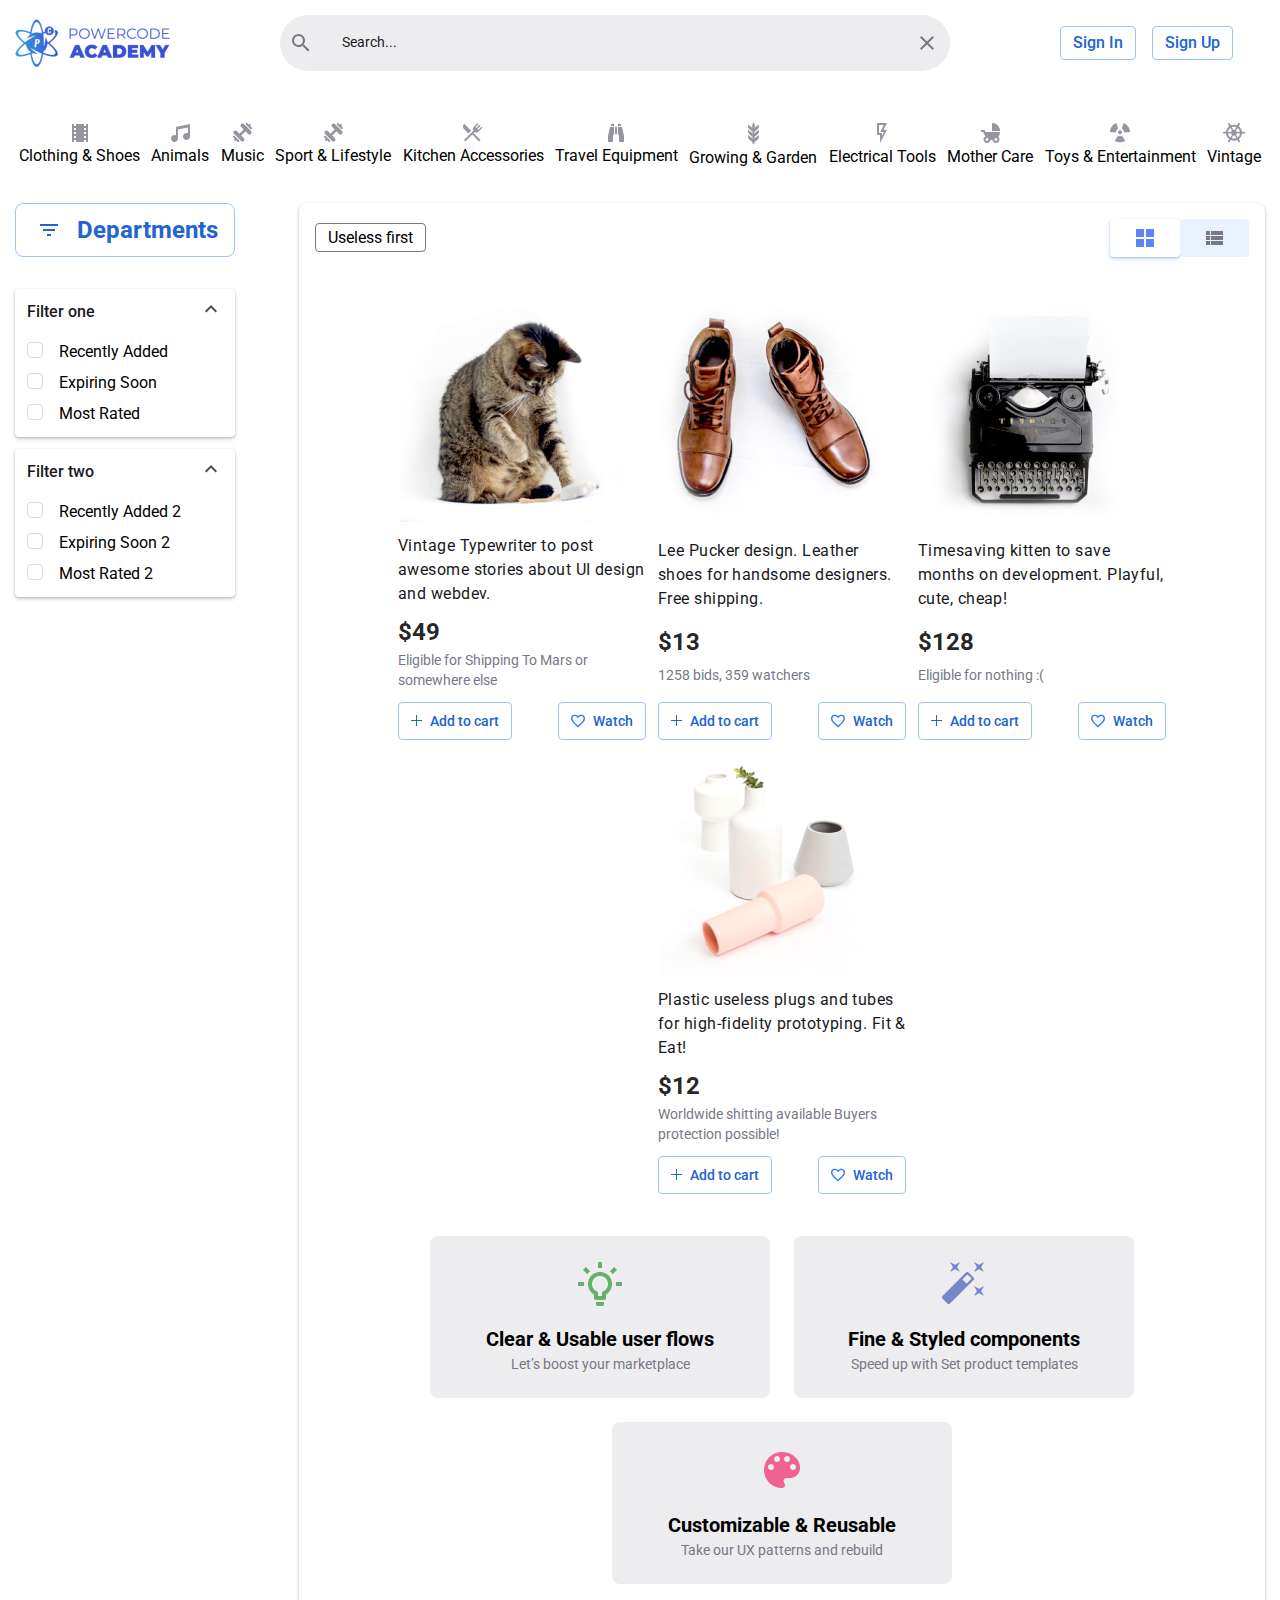
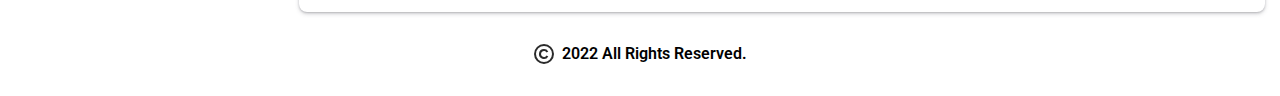
<file: index.html>
<!DOCTYPE html>
<html lang="en">

<head>
  <meta charset="UTF-8">
  <meta name="viewport" content="width=device-width, initial-scale=1.0">
  <title>Online shop</title>
  <link rel="stylesheet" href="src/styles/home.css">
  <link rel="stylesheet" href="src/styles/card.css">
  <link rel="stylesheet" href="src/styles/reset.css">
  <link rel="stylesheet" href="src/styles/cart.css">
  <link rel="stylesheet" href="src/styles/card.css">
  <link rel="stylesheet" href="src/styles/auth.css">
  <link rel="stylesheet" href="src/styles/dialog.css">
  <link rel="stylesheet" href="src/styles/preview.css">
  <link rel="stylesheet" href="src/styles/burger-menu.css">
  <link rel="stylesheet" href="src/styles/index.css">
</head>

<body>
  <header class="header">
    <div class="header-wrap container">
      <img src="src/assets/img/logo.png" alt="site logotype">
      <div class="header-search">
        <img src="src/assets/icons/search.svg" alt="search icon" class="header-search__icon">
        <input type="text" placeholder="Search..." class="header-search__input" value=""
          onchange="handleSearchType(event)">
        <button class="header-search__clear-btn" onclick="handleClearSearchInput()">
          <img src="src/assets/icons/close.svg" alt="close icon">
        </button>
      </div>
      <div class="header-actions">
        <div class="header-actions__wrap">
          <button class="header-actions__auth-btn" id="open-sign-in-dialog">Sign In</button>
          <button class="header-actions__auth-btn" id="open-sign-up-dialog">Sign Up</button>
          <img src="./src/assets/img/user-avatar.png" alt="user avatar" id="user-avatar"
            class="header-actions__user-avatar">
        </div>
        <button class="header-actions__link" id="open-cart-dialog">
          <span id="cart-counter" class="cart-counter"></span>
          Cart
        </button>
        <button class="header-actions__auth-btn header-actions__logout-button" id="logout-button"
          onclick="handleLogout()">Logout</button>
      </div>
    </div>

    <div class="burger-menu">
      <img src="src/assets/img/logo.png" alt="site logotype">
      <input id="burger-menu__toggle" type="checkbox" class="burger-menu__toggle">
      <label for="burger-menu__toggle" class="burger-menu__btn">
        <span></span>
      </label>

      <ul class="burger-menu__box">
        <li>
          <div class="header-search">
            <img src="src/assets/icons/search.svg" alt="search icon" class="header-search__icon">
            <input type="text" placeholder="Search..." class="header-search__input" onchange="handleSearchType(event)">
            <button class="header-search__clear-btn" onclick="handleClearSearchInput()">
              <img src="src/assets/icons/close.svg" alt="close icon">
            </button>
          </div>
        </li>
        <li>
          <button class="header-actions__auth-btn">Sign In</button>
        </li>
        <li>
          <button class="header-actions__auth-btn">Sign Up</button>
        </li>
        <li>
          <a href="cart.html" target="_blank" class="header-actions__link">
            <span class="cart-counter">5</span>
            Cart
          </a>
        </li>
      </ul>
    </div>
  </header>

  <div class="container">
    <div class="filters-wrap">
      <ul id="filter-list" class="filter-list"> </ul>
    </div>
  </div>

  <div class="home-content container">
    <aside class="filter-aside">
      <h3 class="filter-aside__head">
        <img src="src/assets/icons/filter-variant.svg" alt="filter variant" class="icon">
        Departments
      </h3>
      <div class="filter-aside__dropdown firstFilterDropdown">
        <h3 class="dropdown-title">
          Filter one
          <button onclick="handleFilterClick('firstFilterDropdown')">
            <img src="src/assets/icons/chevron.svg" alt="chevron" class="icon">
          </button>
        </h3>
        <ul class="dropdown-list">
          <li class="dropdown-list__item">
            <input type="checkbox" class="dropdown-checkbox" onclick="handleFilterCheckbox('Recently Added')">
            <p>
              Recently Added
            </p>
          </li>
          <li class="dropdown-list__item">
            <input type="checkbox" class="dropdown-checkbox" onclick="handleFilterCheckbox('Expiring Soon')">
            <p>
              Expiring Soon
            </p>
          </li>
          <li class="dropdown-list__item">
            <input type="checkbox" class="dropdown-checkbox" onclick="handleFilterCheckbox('Most Rated')">
            <p>
              Most Rated
            </p>
          </li>
        </ul>
      </div>
      <div class="filter-aside__dropdown secondFilterDropdown">
        <h3 class="dropdown-title">
          Filter two
          <button onclick="handleFilterClick('secondFilterDropdown')">
            <img src="src/assets/icons/chevron.svg" alt="chevron" class="icon">
          </button>
        </h3>
        <ul class="dropdown-list">
          <li class="dropdown-list__item">
            <input type="checkbox" class="dropdown-checkbox" onclick="handleFilterCheckbox('Recently Added 2')">
            <p>
              Recently Added 2
            </p>
          </li>
          <li class="dropdown-list__item">
            <input type="checkbox" class="dropdown-checkbox" onclick="handleFilterCheckbox('Expiring Soon 2')">
            <p>
              Expiring Soon 2
            </p>
          </li>
          <li class="dropdown-list__item">
            <input type="checkbox" class="dropdown-checkbox" onclick="handleFilterCheckbox('Most Rated 2')">
            <p>
              Most Rated 2
            </p>
          </li>
        </ul>
      </div>
    </aside>
    <main class="main">
      <div class="main-sort">
        <select name="sort" class="main-sort__select" onchange="handleSortChange(event)">
          <option value="uselessFirst" selected>Useless first</option>
          <option value="uselessLast">Useless last</option>
          <option value="date">By date</option>
        </select>
        <div class="main-sort__control">
          <button class="main-sort__btn main-sort__btn--active cardViewLayoutBtn"
            onclick="handleChangeLayoutView('card', event)">
            <img src="src/assets/icons/view-grid.svg" alt="grid view">
          </button>
          <button class="main-sort__btn listViewLayoutBtn" onclick="handleChangeLayoutView('list', event)">
            <img src="src/assets/icons/view-list.svg" alt="list view">
          </button>
        </div>
      </div>

      <ul id="main-shop-list" class="main-list"></ul>

      <ul class="main-features">
        <li class="main-features__item">
          <img src="src/assets/img/lightbulb-on-outline.png" alt="clear & usable user flows">
          <h3 class="item-title">Clear & Usable user flows</h3>
          <p class="item-description">Let’s boost your marketplace</p>
        </li>
        <li class="main-features__item">
          <img src="src/assets/img/auto-fix.png" alt="fine & styled components">
          <h3 class="item-title">Fine & Styled components</h3>
          <p class="item-description">Speed up with Set product templates</p>
        </li>
        <li class="main-features__item">
          <img src="src/assets/img/palette.png" alt="customizable & reusable">
          <h3 class="item-title">Customizable & Reusable</h3>
          <p class="item-description">Take our UX patterns and rebuild</p>
        </li>
      </ul>
    </main>
  </div>

  <footer class="footer">
    <img src="src/assets/icons/all-rights-icon.svg" alt="all rights reserved">&nbsp;
    2022 All Rights Reserved.
  </footer>

  <div class="dialog" id="sign-in-dialog">
    <div class="auth dialog-content">
      <div class="dialog-head">
        <h4 class="dialog-head__title">Sign In</h4>
        <button id="close-sign-in-dialog" class="dialog-head__close-btn">
          <img src="src/assets/icons/close-modal.svg" alt="close modal" />
        </button>
        <hr class="dialog-head__line">
      </div>

      <p class="auth-description">
        Bring Change with your Code. Contribute to the open-source community.
      </p>

      <a href="sign-up.html" target="_blank" class="auth-btn">
        Sign up
      </a>

      <div class="auth-asterisk">Or</div>

      <form class="auth-form" onsubmit="handleSignInSubmit(event)">
        <input type="email" placeholder="Email" required="true" class="auth-form__input signInFormEmail" value="">
        <input type="password" placeholder="Password" required="true" class="auth-form__input signInFormPassword"
          value="">
        <button type="submit" id="submit-sign-in" class="auth-btn auth-btn--secondary"
          onsubmit="handleSignInSubmit(event)">
          Sign in
        </button>
      </form>
    </div>
  </div>

  <div class="dialog" id="sign-up-dialog">
    <div class="auth dialog-content">
      <div class="dialog-head">
        <h4 class="dialog-head__title">Sign Up</h4>
        <button id="close-sign-up-dialog" class="dialog-head__close-btn">
          <img src="src/assets/icons/close-modal.svg" alt="close modal" />
        </button>
        <hr class="dialog-head__line">
      </div>

      <p class="auth-description">
        Bring Change with your Code. Contribute to the open-source community.
      </p>

      <a href="sign-in.html" target="_blank" class="auth-btn">
        Sign in
      </a>

      <div class="auth-asterisk">Or</div>

      <form class="auth-form">
        <div class="auth-form__name-wrap">
          <input type="text" placeholder="First name" required="true" class="auth-form__input">
          <input type="text" placeholder="Last name" required="true" class="auth-form__input">
        </div>
        <input type="email" placeholder="Email" required="true" class="auth-form__input">
        <input type="password" placeholder="Password" required="true" class="auth-form__input">
        <button type="submit" class="auth-btn auth-btn--secondary">
          Create New Account
        </button>
      </form>

      <p class="auth-terms">
        By joining, you agree to our Terms of Service and Privacy Policy
      </p>
    </div>
  </div>

  <div class="dialog" id="preview-dialog"></div>
  <div class="dialog" id="cart-dialog"></div>

  <script src="src/scripts/index.js"></script>
</body>

</html>
</file>
<file: src/styles/home.css>
.header {
  margin-bottom: var(--space-xl);
  padding: 15px 0;
}

.header-wrap {
  display: flex;
  justify-content: space-between;
  align-items: center;
}

.header-search {
  position: relative;
  display: flex;
  align-items: center;
  width: 100%;
  max-width: 670px;
  padding: var(--space-m);
  font-weight: 400;
  font-size: 20px;
  line-height: 158%;
  color: var(--dark-color);
  background-color: var(--light-grey-color);
  border-radius: 100px;
}

.header-search__input {
  font-size: 14px;
  width: 100%;
  padding-left: var(--space-l);
}

.header-search__input::placeholder {
  padding-left: var(--space-l);
  font-size: 14px;
}

.header-search__clear-btn {
  padding: 4px;
  display: flex;
  cursor: pointer;
  position: absolute;
  right: 12px;
  top: 50%;
  transform: translateY(-50%);
  border-radius: 4px;
  transition: background-color 0.4s ease-in;
}

.header-search__clear-btn:hover {
  background-color: var(--silver-color);
}

.header-actions {
  display: flex;
  align-items: center;
}

.header-actions__wrap {
  display: flex;
  align-items: center;
  margin-right: var(--space-xl);
}

.header-actions__auth-btn {
  padding: var(--space-xs) var(--space-m);
  border: 1px solid var(--blue-color);
  border-radius: 4px;
  font-weight: 500;
  line-height: 150%;
  display: flex;
  align-items: flex-end;
  text-align: center;
  color: var(--mariner-color);
  cursor: pointer;
  transition: all 0.4s ease-in;
}

.header-actions__auth-btn:first-child {
  margin-right: var(--space-l);
}

.header-actions__user-avatar,
.header-actions__logout-button {
  display: none;
}

.header-actions__link {
  position: relative;
  margin-right: var(--space-l);
  padding: var(--space-xs) var(--space-l);
  font-weight: 500;
  color: var(--mariner-color);
  line-height: 150%;
  background: var(--white-color);
  box-shadow: 0px 2px 4px rgba(27, 78, 163, 0.2), 0px 4px 8px rgba(41, 121, 255, 0.2);
  border-radius: 4px;
  transition: all 0.4s ease-in;
  cursor: pointer;
}

.cart-counter {
  position: absolute;
  top: 0;
  right: 0;
  color: var(--white-color);
  font-size: 10px;
  z-index: 10;
}

.cart-counter::before {
  content: '';
  position: absolute;
  top: 3px;
  right: -5.2px;
  height: 16px;
  width: 16px;
  background-color: var(--red-color);
  padding: 4px;
  border-radius: 100%;
  z-index: -1;
}

.header-actions__auth-btn:hover,
.header-actions__link:hover {
  color: var(--white-color);
  background-color: var(--blue-active-color);
}

.filters-wrap {
  margin-bottom: var(--space-xl);
}

.filter-list {
  display: flex;
  justify-content: space-between;
  align-items: center;
  flex-wrap: wrap;
}

.filter-list__item {
  min-height: 45px;
  padding: 4px;
  display: flex;
  flex-direction: column;
  align-items: center;
  justify-content: space-between;
  cursor: pointer;
  transition: color 0.4s ease-in;
}

.filter-list__item:hover,
.filter-list__item--active {
  color: var(--blue-color);
}

.filter-list__item:hover .item-icon,
.filter-list__item--active .item-icon {
  filter: invert(71%) sepia(63%) saturate(2519%) hue-rotate(189deg) brightness(102%) contrast(102%);
}

.filter-list__item .item-title {
  margin-top: var(--space-xs);
}

.filter-aside {
  min-width: 220px;
  margin-right: var(--space-xxl);
}

.filter-aside__head {
  margin-bottom: var(--space-xl);
  padding: var(--space-s) var(--space-l);
  display: flex;
  align-items: center;
  justify-content: center;
  border: 1px solid var(--blue-color);
  border-radius: 8px;
  font-weight: 700;
  font-size: 24px;
  line-height: 150%;
  color: var(--mariner-color);
}

.filter-aside__head .icon {
  display: inline-block;
  margin-right: var(--space-m);
}

.filter-aside__dropdown {
  margin-bottom: var(--space-m);
  padding: 8px 12px;
  background: #FFFFFF;
  box-shadow: 0 1px 2px rgba(58, 58, 68, 0.24), 0 2px 4px rgba(90, 91, 106, 0.24);
  border-radius: 4px;
  height: initial;
  overflow: initial;
  transition: all 0.4s ease-in;
}

.filter-aside__dropdown--active {
  height: 46px;
  overflow: hidden;
}

.filter-aside__dropdown .dropdown-title {
  margin-bottom: 8px;
  display: flex;
  justify-content: space-between;
  align-items: center;
  font-weight: 500;
  font-size: 16px;
  line-height: 150%;
  color: #19191D;
}

.filter-aside__dropdown .dropdown-title .icon {
  cursor: pointer;
  transform: rotate(0);
}

.filter-aside__dropdown--active .dropdown-title .icon {
  transform: rotate(180deg);
}

.dropdown-list__item {
  padding: 6px 0;
  display: flex;
}

.dropdown-checkbox {
  display: flex;
  width: 16px;
  margin-right: 16px;
  height: 16px;
  border: 1px solid #dadada;
  border-radius: 4px;
}

.dropdown-checkbox:checked {
  background-color: lightgreen;
}

.home-content {
  display: flex;
  align-items: flex-start;
}

.main {
  width: 100%;
  width: 100%;
  display: flex;
  flex-direction: column;
  align-items: flex-start;
  padding: var(--space-l);
  box-shadow: 0 1px 2px rgba(58, 58, 68, 0.24), 0 2px 4px rgba(90, 91, 106, 0.24);
  border-radius: 8px;
}

.main-sort {
  margin-bottom: 35px;
  display: flex;
  width: 100%;
  justify-content: space-between;
  align-items: center;
}

.main-sort__select {
  border: 1px solid var(--jumbo-color);
  padding: 4px 12px;
  border-radius: 4px;
  cursor: pointer;
  transition: background-color 0.4s ease-in;
}

.main-sort__select:hover {
  background-color: var(--light-grey-color)
}

.main-sort__control {
  display: flex;
  align-items: center;
}

.main-sort__btn {
  max-height: 38px;
  padding: 12px 26px;
  display: flex;
  align-items: center;
  background-color: var(--zumthor-color);
  border-radius: 4px;
  cursor: pointer;
  transition: all 0.4s ease-in;
}

.main-sort__btn:hover,
.main-sort__btn--active {
  background-color: var(--white-color);
  box-shadow: 0px 1px 2px rgba(27, 78, 163, 0.24), 0px 2px 4px rgba(41, 121, 255, 0.24);
}

.main-sort__btn:hover img,
.main-sort__btn--active img {
  filter: invert(37%) sepia(48%) saturate(3880%) hue-rotate(208deg) brightness(102%) contrast(101%);
}

.main-list {
  width: 100%;
  margin-bottom: 24px;
  display: flex;
  flex-wrap: wrap;
  justify-content: center;
}

.main-list .card {
  max-width: 260px;
  align-items: flex-start;
  justify-content: space-between;
}

.main-features {
  width: 100%;
  display: flex;
  align-items: center;
  justify-content: center;
  flex-wrap: wrap;
}

.main-features__item {
  margin: 12px;
  width: 100%;
  max-width: 340px;
  padding: 8px 16px 24px;
  display: flex;
  flex-direction: column;
  align-items: center;
  background-color: var(--light-grey-color);
  border-radius: 8px;
}

.main-features .item-title {
  font-weight: 700;
  font-size: 20px;
  line-height: 150%;
}

.main-features .item-description {
  font-size: 14px;
  line-height: 143%;
  color: var(--jumbo-color);
}

.footer {
  padding: 32px 0;
  font-weight: 600;
  display: flex;
  align-items: center;
  justify-content: center;
}

@media (max-width: 1200px) {
  .header-wrap {
    display: none;
  }

  .filter-list {
    justify-content: center;
  }

  .filter-list__item {
    padding: 6px;
  }
}

@media (max-width: 1200px) {
  .main-features__item {
    max-width: 100%;
  }
}

@media (max-width: 768px) {
  .filter-aside__head {
    margin-bottom: 16px;
    font-size: 21px;
  }

  .home-content {
    flex-direction: column;
  }

  .filter-aside {
    width: 100%;
    margin: 0 0 16px;
  }

  .filter-list__item {
    padding: 4px;
  }

  .filter-list__item .item-title {
    font-size: 14px;
  }
}

@media (max-width: 582px) {
  .main {
    padding: 8px;
  }

  .main-list .card {
    max-width: 100%;
  }

  .cart-counter {
    right: 1px;
  }
}
</file>
<file: src/styles/card.css>
.card {
  padding: 6px;
  display: flex;
  flex-direction: column;
  align-items: center;
  cursor: pointer;
  transition: box-shadow 0.4s ease-in-out;
}

.card:not(:last-child) {
  margin-right: 18px;
  /* margin-right: 0; */
}

.card:hover {
  box-shadow: 0 2px 4px rgba(59, 69, 123, 0.2), 0 4px 8px rgba(92, 107, 192, 0.2);
  border-radius: 8px;
}

.card-description {
  margin-top: 12px;
  margin-bottom: 8px;
  font-weight: 400;
  font-size: 16px;
  line-height: 150%;
  letter-spacing: 0.0275em;
  color: #19191D;
}

.card-price {
  font-weight: 700;
  font-size: 24px;
  line-height: 150%;
  color: rgba(0, 0, 0, 0.87);
}

.card-caption {
  margin-bottom: var(--space-m);
  font-weight: 400;
  font-size: 14px;
  line-height: 143%;
  color: var(--jumbo-color);
}

.card-btns-wrap {
  display: flex;
  justify-content: space-between;
  width: 100%;
}

.card-control-btn {
  padding: var(--space-s) var(--space-m);
  font-weight: 500;
  font-size: 14px;
  line-height: 143%;
  display: flex;
  align-items: center;
  border: 1px solid var(--blue-color);
  border-radius: 4px;
  color: var(--mariner-color);
  cursor: pointer;
  transition: all 0.4s ease-in;
}

.card-control-btn:hover {
  color: var(--white-color);
  background-color: var(--blue-active-color);
}

.card-control-btn__icon {
  display: inline-flex;
  margin-right: 6px;
  transition: stroke 0.4s ease-in;
  stroke: var(--blue-active-color);
}

.card-control-btn:hover .card-control-btn__icon {
  stroke: var(--white-color);;
}

.card-control-btn img {
  display: inline-block;
  margin-right: var(--space-s);
}

@media (max-width: 768px) {
  .cart-another-list {
    flex-direction: column;
  }

  .card:not(:last-child) {
    margin-right: 0;
  }

  .cart-total {
    flex-direction: column;
    align-items: flex-start;
  }

  .cart-total__price {
    margin-top: 12px;
  }

  .card-price {
    font-size: 21px;
  }

  .card-description {
    font-size: 14px;
  }
}
</file>
<file: src/styles/cart.css>
.cart {
  max-width: 960px;
  display: flex;
  flex-direction: column;
  align-items: center;
  margin: 0 auto;
}

.cart-body {
  width: 100%;
  padding: 30px;
  display: flex;
  justify-content: space-between;
  align-items: center;
  flex-wrap: wrap;
}

.cart-body__description {
  display: flex;
  max-width: 360px;
}

.cart-body__wrap {
  max-width: 305px;
}

.description-name {
  margin-bottom: 8px;
  font-weight: 600;
  font-size: 16px;
  line-height: 150%;
}

.description-text {
  margin-bottom: 8px;
  font-weight: 400;
  font-size: 16px;
  line-height: 150%;
}

.description-price {
  font-weight: 700;
  font-size: 24px;
  line-height: 150%;
  color: rgba(0, 0, 0, .87);
}

.cart-body__btn {
  padding: 10px 24px;
  display: flex;
  align-items: center;
  background: #fff;
  border: 1px solid var(--blue-color);
  border-radius: 4px;
  cursor: pointer;
  transition: background-color 0.4s ease-in;
}

.cart-body__btn:hover {
  background-color: var(--blue-active-color);
}

.cart-body__btn--green {
  border: 1px solid lightgreen;
}

.cart-body__btn--green:hover {
  background-color: rgb(94, 235, 94);
}

.cart-body__btn .icon {
  margin-right: 12px;
}

.cart-total {
  margin-bottom: 32px;
  padding: 0 30px;
  display: flex;
  justify-content: space-between;
  width: 100%;
  align-items: center;
}

.cart-total__price {
  display: flex;
  align-items: center;
}

.cart-total__price .count {
  margin-right: 16px;
  font-weight: 700;
  font-size: 24px;
  line-height: 150%;
  color: rgba(0, 0, 0, .87);
}

.cart-another {
  width: 100%;
  padding: 0 30px 30px;
}

.cart-another-title {
  margin-bottom: 32px;
  font-weight: 700;
  font-size: 24px;
  line-height: 150%;
  color: rgba(0, 0, 0, 0.87);
}

.cart-another-list {
  display: flex;
  justify-content: center;
}

@media (max-width: 576px) {
  .cart-body__description {
    width: 100%;
    flex-direction: column;
    align-items: center;
    justify-content: center;
  }
  
  .cart-body__wrap {
    max-width: 100%;
  }

  .description-price {
    font-size: 21px;
  }

  .description-text {
    font-size: 14px;
  }

  .cart-another-title {
    margin-bottom: 16px;
    font-size: 21px;
  }
}
</file>
<file: src/styles/auth.css>
.auth {
  max-width: 620px;
  flex-direction: column;
  align-items: center;
  margin: 0 auto;
}

.auth-description {
  margin: 24px 0 32px 0;
  padding: 0 30px;
  font-weight: 500;
  font-size: 20px;
  line-height: 25px;
  color: #1b1c40;
  text-align: center;
}

.auth-btn {
  max-width: 320px;
  width: 100%;
  display: flex;
  justify-content: center;
  padding: 12px 0;
  font-weight: 800;
  font-size: 18px;
  line-height: 23px;
  color: #fff;
  background-color: var(--blue-color);
  border-radius: 5px;
  cursor: pointer;
  transition: background-color 0.4s ease-in;
}

.auth-btn:hover {
  background-color: var(--blue-active-color);
}

.auth-btn--secondary {
  background-color: #7e889d;
}

.auth-btn--secondary:hover {
  background-color: #444954;
}

.auth-asterisk {
  margin: 24px 0;
  font-weight: 800;
  font-size: 18px;
  line-height: 23px;
  color: #000;
  opacity: 0.5;
}

.auth-form {
  width: 100%;
  padding: 0 30px 30px;
  display: flex;
  flex-direction: column;
  align-items: center;
}

.auth-form__name-wrap {
  display: flex;
  justify-content: space-between;
  width: 100%;
  gap: 12px;
}

.auth-form__input {
  width: 100%;
  margin-bottom: 16px;
  padding: 18px 32px;
  background-color: #fff;
  border: 2px solid #c8d1e6;
  border-radius: 5px;
  transition: border 0.4s ease-in;
}

.auth-form__input:hover {
  border: 2px solid var(--jumbo-color);
}

.auth-form__input::placeholder {
  font-weight: 500;
  font-size: 18px;
  line-height: 23px;
  color: #1b1c40;
  opacity: 0.5;
}

.auth-terms {
  margin-bottom: 30px;
  font-weight: 400;
  font-size: 14px;
  line-height: 18px;
  text-align: center;
  color: #1e2c4b;
}

@media (max-width: 576px) {
  .auth-description {
    font-size: 18px;
    padding: 0 12px;
  }

  .auth-description,
  .auth-asterisk {
    margin: 12px 0;
  }

  .auth-btn {
    max-width: 300px;
  }

  .auth-form__input {
    margin-bottom: 12px;
    padding: 10px 18px;
  }

  .auth-terms {
    padding: 0 12px;
  }

  .auth-form__input::placeholder {
    font-size: 16px;
    line-height: 18px;
  }
}
</file>
<file: src/styles/dialog.css>
.dialog {
  display: none;
  position: fixed;
  z-index: 100;
  top: 0;
  left: 0;
  bottom: 0;
  right: 0;
  width: 100%;
  background-color: rgba(0, 0, 0, 0.4);
}

.dialog-content {
  background-color: #fff;
  box-shadow: 0 22px 35px rgb(0 0 0 / 12%);
  border-radius: 26px;
  top: 50%;
  display: flex;
  transform: translateY(-50%);
  position: relative;
}

.dialog-head {
  position: relative;
  display: flex;
  justify-content: space-between;
  width: 100%;
  padding: 30px;
}

.dialog-head__title {
  font-weight: 500;
  font-size: 24px;
  line-height: 150%;
  color: #333;
}

.dialog-head__close-btn {
  padding: 0 8px;
  display: flex;
  align-items: center;
  border-radius: 4px;
  cursor: pointer;
  transition: background-color 0.4s ease-in;
}

.dialog-head__close-btn:hover {
  background-color: var(--silver-color);
}

.dialog-head__line {
  position: absolute;
  left: 0;
  bottom: 0;
  width: 100%;
  height: 1px;
  background-color: #c4c4c4;
}

@media (max-width: 576px) {
  .dialog-head {
    padding: 12px;
  }

  .dialog-head__title {
    font-size: 18px;
    line-height: 130%;
  }
}
</file>
<file: src/styles/preview.css>
.preview {
  max-width: 720px;
  display: flex;
  flex-direction: column;
  align-items: center;
  margin: 0 auto;
}

.preview-image {
  width: 280px;
}

.preview-body {
  width: 100%;
  padding: 30px;
  display: flex;
  justify-content: space-between;
  align-items: center;
}

.preview-body__description {
  max-width: 305px;
}

.description-name {
  margin-bottom: 8px;
  font-weight: 600;
  font-size: 16px;
  line-height: 150%;
}

.description-text {
  margin-bottom: 8px;
  font-weight: 400;
  font-size: 16px;
  line-height: 150%;
}

.description-price {
  font-weight: 700;
  font-size: 24px;
  line-height: 150%;
  color: rgba(0, 0, 0, .87);
}

.preview-body__btn {
  padding: 10px 24px;
  display: flex;
  align-items: center;
  background: #fff;
  border: 1px solid var(--blue-color);
  border-radius: 4px;
  cursor: pointer;
  transition: background-color 0.4s ease-in;
}

.preview-body__btn:hover {
  background-color: var(--blue-active-color);
}

.preview-body__btn .icon {
  margin-right: 12px;
}

@media (max-width: 576px) {
  .preview-body {
    flex-direction: column;
  }

  .description-price {
    font-size: 16px;
  }

  .preview-body__description {
    margin-bottom: 12px;
  }
}
</file>
<file: src/styles/burger-menu.css>
.burger-menu {
  position: relative;
  padding: 0 15px;
  display: flex;
  align-items: center;
}

.burger-menu__toggle {
  opacity: 0;
}

.burger-menu__toggle:checked + .burger-menu__btn > span {
  transform: rotate(45deg);
}

.burger-menu__toggle:checked + .burger-menu__btn > span::before {
  top: 0;
  transform: rotate(0deg);
}

.burger-menu__toggle:checked + .burger-menu__btn > span::after {
  top: 0;
  transform: rotate(90deg);
}

.burger-menu__btn {
  position: absolute;
  top: 20px;
  right: 20px;
  width: 25px;
  height: 25px;
  cursor: pointer;
  z-index: 100;
}

.burger-menu__btn > span,
.burger-menu__btn > span::before,
.burger-menu__btn > span::after {
  display: block;
  position: absolute;
  width: 100%;
  height: 2px;
  background-color: #616161;
  transition-duration: 0.5s;
}

.burger-menu__btn > span::before {
  content: '';
  top: -8px;
}

.burger-menu__btn > span::after {
  content: '';
  top: 8px;
}

.burger-menu__box {
  position: fixed;
  top: 0;
  right: -100%;
  width: 300px;
  height: 100%;
  padding: 80px 16px;
  background-color: #fbfbfb;
  border-radius: 32px 0 0 32px;
  box-shadow: 2px 2px 6px rgba(0, 0, 0, 0.4);
  display: block;
  z-index: 10;
  transition-duration: 0.5s;
}

.burger-menu__box li:not(:last-child) {
  margin-bottom: 14px;
}

.burger-menu__toggle:checked ~ .burger-menu__box {
  right: 0;
}

.burger-menu__box .header-search {
  padding: var(--space-s);
}

.burger-menu__box .header-actions__auth-btn,
.burger-menu__box .header-actions__link {
  width: 100%;
  display: flex;
  align-items: center;
  justify-content: center;
}

@media (min-width: 1200px) {
  .burger-menu {
    display: none;
  }
}
</file>
<file: src/styles/index.css>
@import url('https://fonts.googleapis.com/css2?family=Roboto:wght@300;400;500;700&display=swap');

* {
  font-family: "Roboto", sans-serif;
}

:root {
  --mariner-color: #2264d1;
  --dark-color: #19191d;
  --light-grey-color: #ededf0;
  --silver-color: #b9b9b9;
  --jumbo-color: #787885;
  --blue-color: #9dc2ff;
  --blue-active-color: #6297ee;
  --red-color: #f44336;
  --zumthor-color: #ebf2ff;
  --white-color: #fff;
  --space-xxs: 2px;
  --space-xs: 4px;
  --space-s: 8px;
  --space-m: 12px;
  --space-l: 16px;
  --space-xl: 32px;
  --space-xxl: 64px;
  --space-3xl: 72px;
}

/* --breakpoints-sm: 576px;
--breakpoints-md: 768px;
--breakpoints-lg: 992px;
--breakpoints-xl: 1200px; */

.container {
  max-width: 1440px;
  margin: 0 auto;
  padding: 0 15px;
}
</file>
